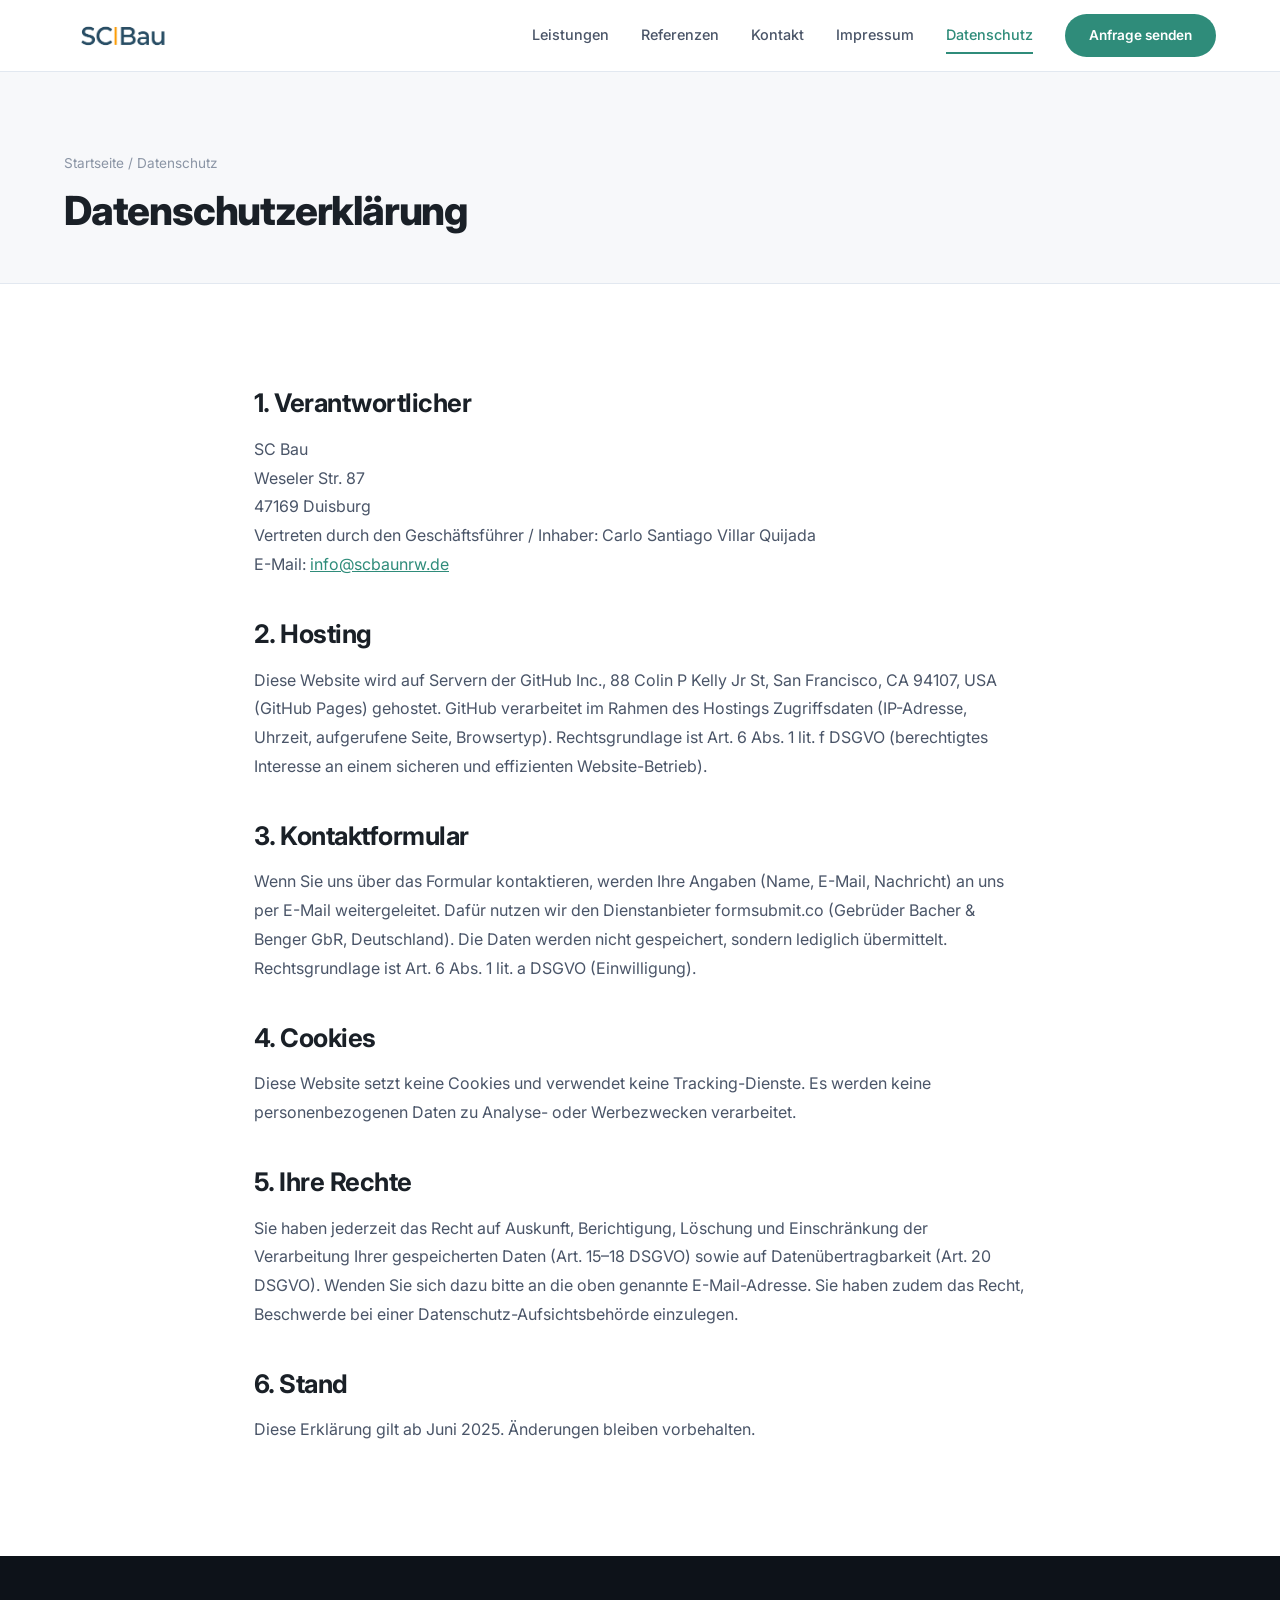
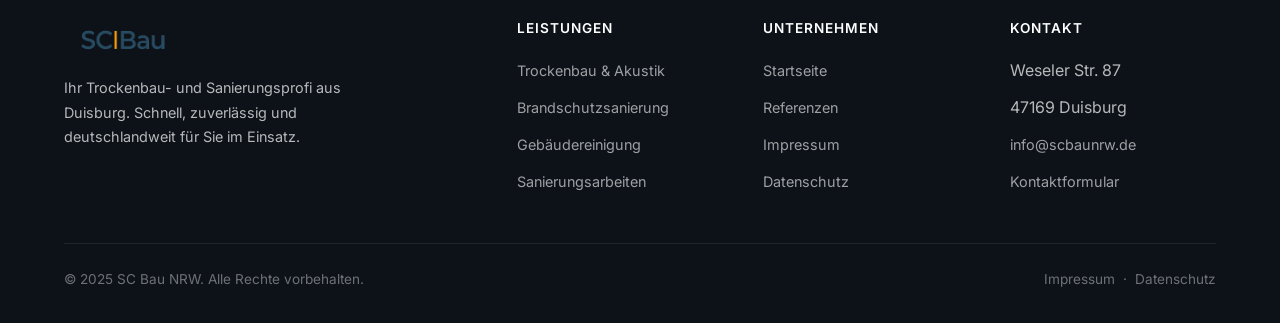
<file: datenschutz/index.html>
<!DOCTYPE html>
<html lang="de">
<head>
  <meta charset="UTF-8">
  <meta name="viewport" content="width=device-width, initial-scale=1">
  <title>Datenschutz – SC Bau NRW</title>
  <meta name="description" content="Datenschutzerklärung der SC Bau NRW – Informationen zur Verarbeitung personenbezogener Daten.">
  <link rel="icon" type="image/png" sizes="32x32" href="../assets/images/cropped-removebg-LogoSlim.png">
  <link rel="preconnect" href="https://fonts.googleapis.com">
  <link rel="preconnect" href="https://fonts.gstatic.com" crossorigin>
  <link href="https://fonts.googleapis.com/css2?family=Inter:wght@400;500;600;700;800&display=swap" rel="stylesheet">
  <link rel="stylesheet" href="../assets/style.css">
</head>
<body>
  <header class="header" id="header">
    <div class="container">
      <a href="../" class="logo">
        <img src="../assets/images/removebg-LogoSlim.png" alt="SC Bau NRW Logo" width="160" height="52">
      </a>
      <nav class="nav" id="nav">
        <a href="../#leistungen">Leistungen</a>
        <a href="../#referenzen">Referenzen</a>
        <a href="../#kontakt">Kontakt</a>
        <a href="../impressum/">Impressum</a>
        <a href="./" class="active">Datenschutz</a>
        <a href="../#kontakt" class="btn">Anfrage senden</a>
      </nav>
      <button class="menu-toggle" id="menuToggle" aria-label="Menü öffnen/schließen">☰</button>
    </div>
  </header>

  <div class="page-header">
    <div class="container">
      <p class="breadcrumb"><a href="../">Startseite</a> / Datenschutz</p>
      <h1>Datenschutzerklärung</h1>
    </div>
  </div>

  <div class="page-content">
    <div class="container">
      <h2>1. Verantwortlicher</h2>
      <p>
        SC Bau<br>
        Weseler Str. 87<br>
        47169 Duisburg<br>
        Vertreten durch den Geschäftsführer / Inhaber: Carlo Santiago Villar Quijada<br>
        E-Mail: <a href="mailto:info@scbaunrw.de">info@scbaunrw.de</a>
      </p>

      <h2>2. Hosting</h2>
      <p>Diese Website wird auf Servern der GitHub Inc., 88 Colin P Kelly Jr St, San Francisco, CA 94107, USA (GitHub Pages) gehostet. GitHub verarbeitet im Rahmen des Hostings Zugriffsdaten (IP-Adresse, Uhrzeit, aufgerufene Seite, Browsertyp). Rechtsgrundlage ist Art. 6 Abs. 1 lit. f DSGVO (berechtigtes Interesse an einem sicheren und effizienten Website-Betrieb).</p>

      <h2>3. Kontaktformular</h2>
      <p>Wenn Sie uns über das Formular kontaktieren, werden Ihre Angaben (Name, E-Mail, Nachricht) an uns per E-Mail weitergeleitet. Dafür nutzen wir den Dienstanbieter formsubmit.co (Gebrüder Bacher & Benger GbR, Deutschland). Die Daten werden nicht gespeichert, sondern lediglich übermittelt. Rechtsgrundlage ist Art. 6 Abs. 1 lit. a DSGVO (Einwilligung).</p>

      <h2>4. Cookies</h2>
      <p>Diese Website setzt keine Cookies und verwendet keine Tracking-Dienste. Es werden keine personenbezogenen Daten zu Analyse- oder Werbezwecken verarbeitet.</p>

      <h2>5. Ihre Rechte</h2>
      <p>Sie haben jederzeit das Recht auf Auskunft, Berichtigung, Löschung und Einschränkung der Verarbeitung Ihrer gespeicherten Daten (Art. 15–18 DSGVO) sowie auf Datenübertragbarkeit (Art. 20 DSGVO). Wenden Sie sich dazu bitte an die oben genannte E-Mail-Adresse. Sie haben zudem das Recht, Beschwerde bei einer Datenschutz-Aufsichtsbehörde einzulegen.</p>

      <h2>6. Stand</h2>
      <p>Diese Erklärung gilt ab Juni 2025. Änderungen bleiben vorbehalten.</p>
    </div>
  </div>

  <footer class="footer">
    <div class="container">
      <div class="footer-grid">
        <div class="footer-brand">
          <div class="logo">
            <img src="../assets/images/removebg-LogoSlim.png" alt="SC Bau NRW Logo" width="140" height="46">
          </div>
          <p>Ihr Trockenbau- und Sanierungsprofi aus Duisburg. Schnell, zuverlässig und deutschlandweit für Sie im Einsatz.</p>
        </div>
        <div>
          <h4>Leistungen</h4>
          <ul class="footer-links">
            <li><a href="../#leistungen">Trockenbau & Akustik</a></li>
            <li><a href="../#leistungen">Brandschutzsanierung</a></li>
            <li><a href="../#leistungen">Gebäudereinigung</a></li>
            <li><a href="../#leistungen">Sanierungsarbeiten</a></li>
          </ul>
        </div>
        <div>
          <h4>Unternehmen</h4>
          <ul class="footer-links">
            <li><a href="../">Startseite</a></li>
            <li><a href="../#referenzen">Referenzen</a></li>
            <li><a href="../impressum/">Impressum</a></li>
            <li><a href="./">Datenschutz</a></li>
          </ul>
        </div>
        <div>
          <h4>Kontakt</h4>
          <ul class="footer-links">
            <li>Weseler Str. 87</li>
            <li>47169 Duisburg</li>
            <li><a href="mailto:info@scbaunrw.de">info@scbaunrw.de</a></li>
            <li><a href="../#kontakt">Kontaktformular</a></li>
          </ul>
        </div>
      </div>
      <div class="footer-bottom">
        <span>© 2025 SC Bau NRW. Alle Rechte vorbehalten.</span>
        <span>
          <a href="../impressum/" style="color:rgba(255,255,255,0.4)">Impressum</a>
          &nbsp;·&nbsp;
          <a href="./" style="color:rgba(255,255,255,0.4)">Datenschutz</a>
        </span>
      </div>
    </div>
  </footer>

  <script src="../assets/script.js"></script>
</body>
</html>
</file>
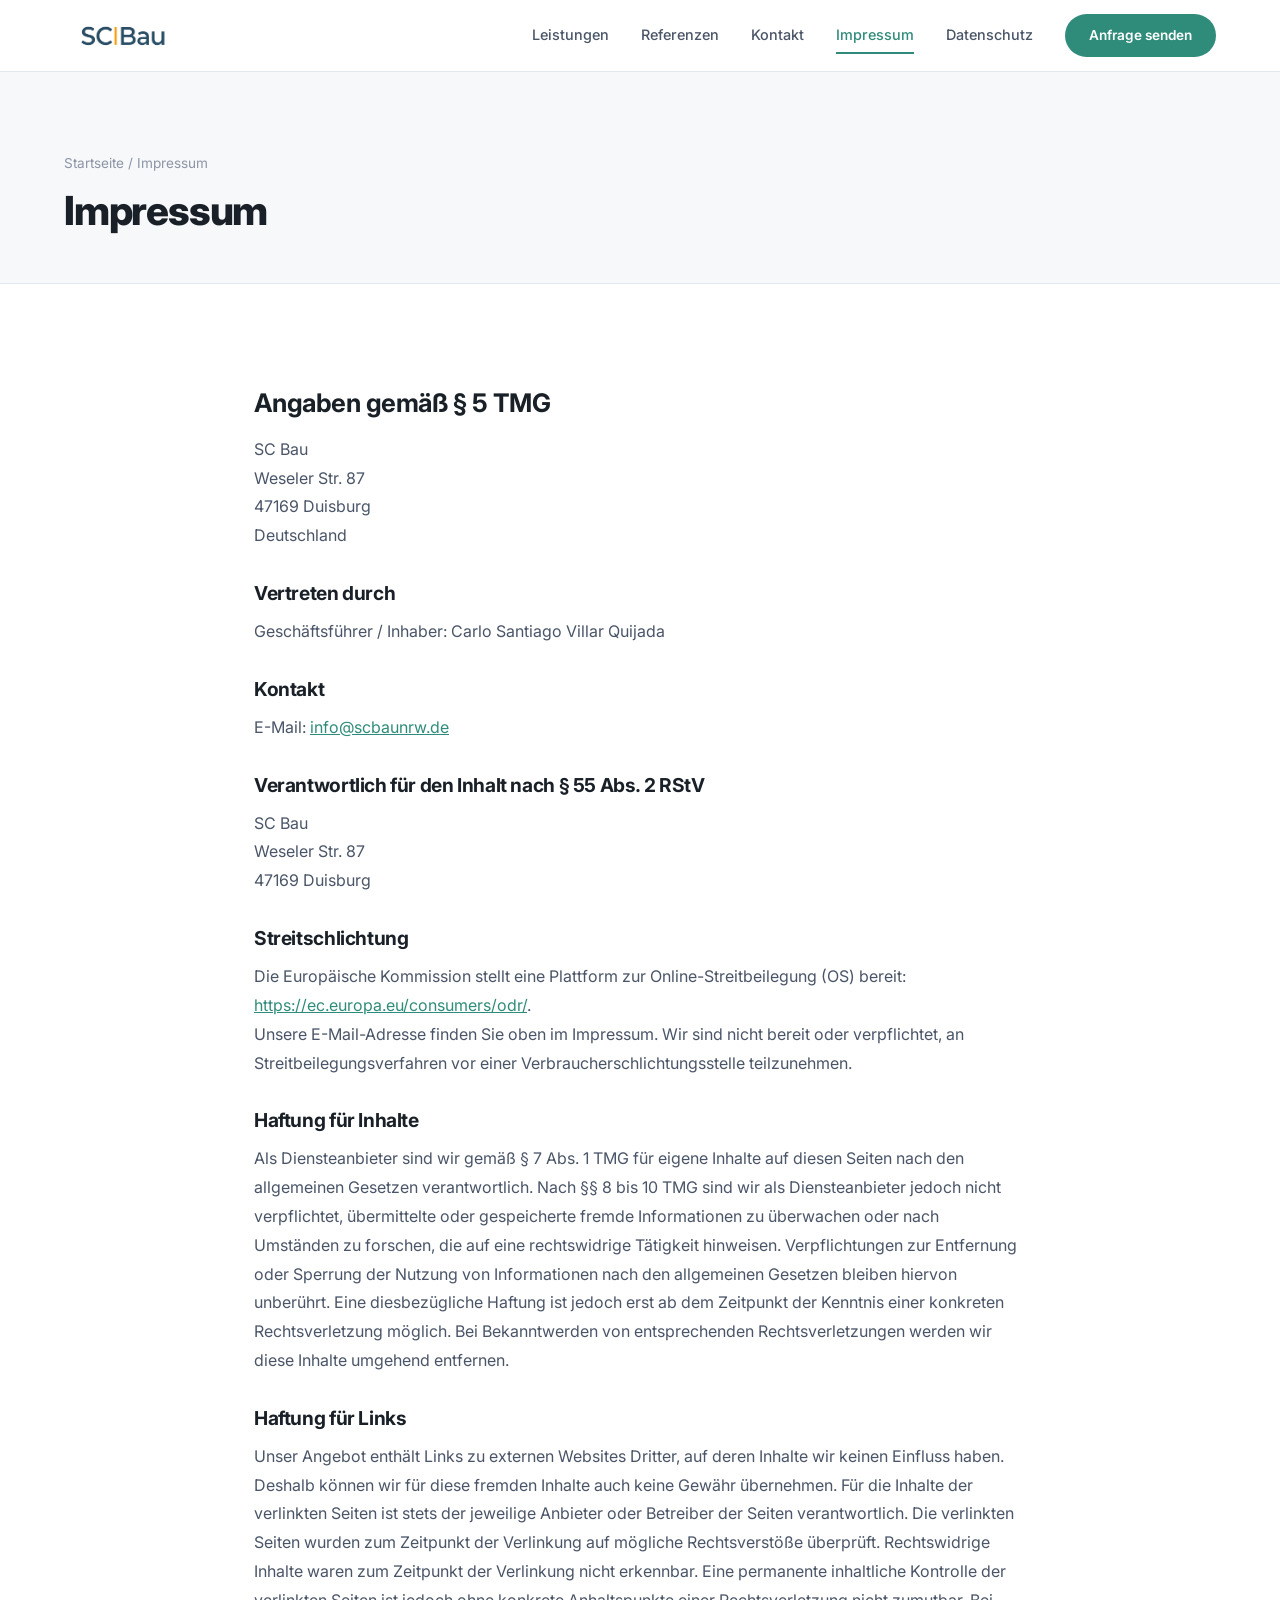
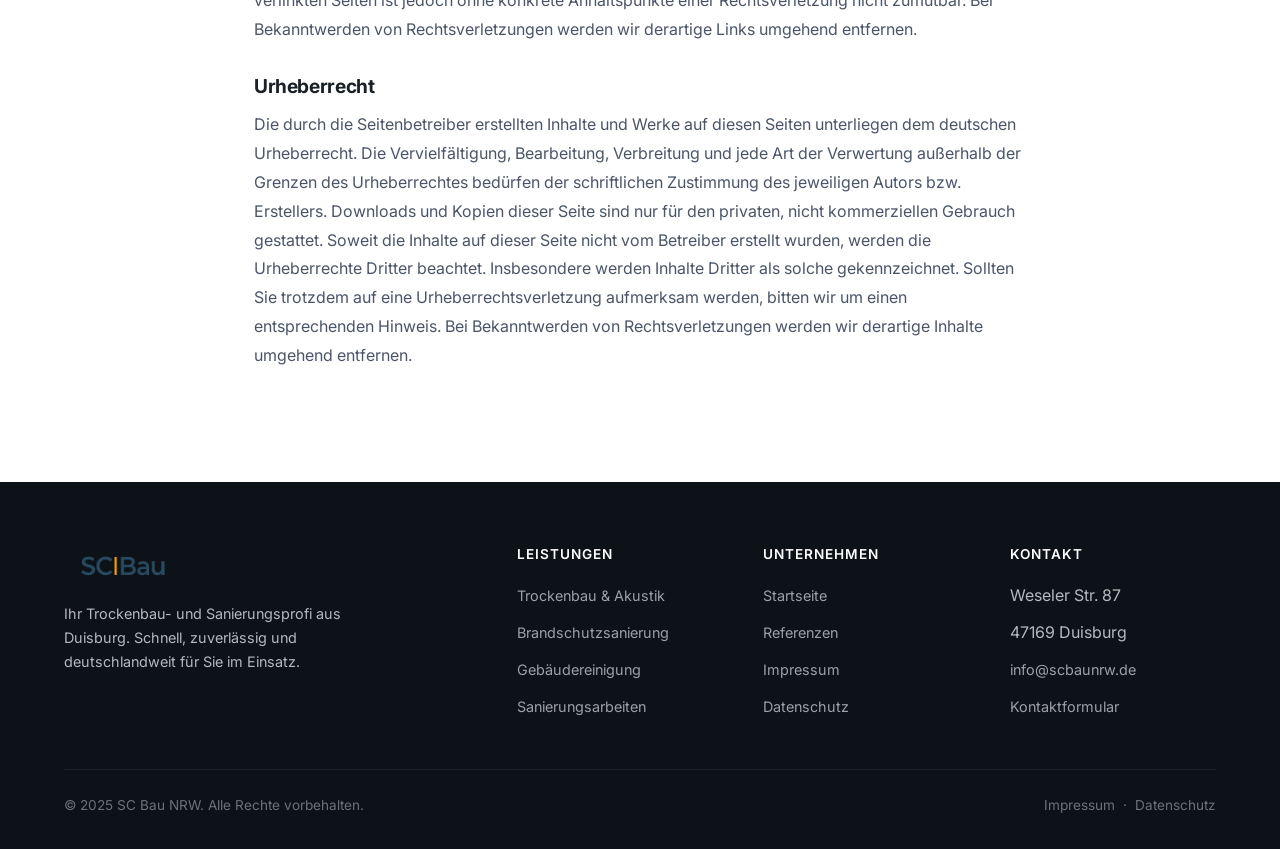
<file: impressum/index.html>
<!DOCTYPE html>
<html lang="de">
<head>
  <meta charset="UTF-8">
  <meta name="viewport" content="width=device-width, initial-scale=1">
  <title>Impressum – SC Bau NRW</title>
  <meta name="description" content="Impressum der SC Bau NRW – Angaben gemäß § 5 TMG.">
  <link rel="icon" type="image/png" sizes="32x32" href="../assets/images/cropped-removebg-LogoSlim.png">
  <link rel="preconnect" href="https://fonts.googleapis.com">
  <link rel="preconnect" href="https://fonts.gstatic.com" crossorigin>
  <link href="https://fonts.googleapis.com/css2?family=Inter:wght@400;500;600;700;800&display=swap" rel="stylesheet">
  <link rel="stylesheet" href="../assets/style.css">
</head>
<body>
  <header class="header" id="header">
    <div class="container">
      <a href="../" class="logo">
        <img src="../assets/images/removebg-LogoSlim.png" alt="SC Bau NRW Logo" width="160" height="52">
      </a>
      <nav class="nav" id="nav">
        <a href="../#leistungen">Leistungen</a>
        <a href="../#referenzen">Referenzen</a>
        <a href="../#kontakt">Kontakt</a>
        <a href="./" class="active">Impressum</a>
        <a href="../datenschutz/">Datenschutz</a>
        <a href="../#kontakt" class="btn">Anfrage senden</a>
      </nav>
      <button class="menu-toggle" id="menuToggle" aria-label="Menü öffnen/schließen">☰</button>
    </div>
  </header>

  <div class="page-header">
    <div class="container">
      <p class="breadcrumb"><a href="../">Startseite</a> / Impressum</p>
      <h1>Impressum</h1>
    </div>
  </div>

  <div class="page-content">
    <div class="container">
      <h2>Angaben gemäß § 5 TMG</h2>
      <p>
        SC Bau<br>
        Weseler Str. 87<br>
        47169 Duisburg<br>
        Deutschland
      </p>

      <h3>Vertreten durch</h3>
      <p>Geschäftsführer / Inhaber: Carlo Santiago Villar Quijada</p>

      <h3>Kontakt</h3>
      <p>
        E-Mail: <a href="mailto:info@scbaunrw.de">info@scbaunrw.de</a>
      </p>

      <h3>Verantwortlich für den Inhalt nach § 55 Abs. 2 RStV</h3>
      <p>
        SC Bau<br>
        Weseler Str. 87<br>
        47169 Duisburg
      </p>

      <h3>Streitschlichtung</h3>
      <p>Die Europäische Kommission stellt eine Plattform zur Online-Streitbeilegung (OS) bereit: <a href="https://ec.europa.eu/consumers/odr/" target="_blank" rel="noopener">https://ec.europa.eu/consumers/odr/</a>.<br>
      Unsere E-Mail-Adresse finden Sie oben im Impressum. Wir sind nicht bereit oder verpflichtet, an Streitbeilegungsverfahren vor einer Verbraucherschlichtungsstelle teilzunehmen.</p>

      <h3>Haftung für Inhalte</h3>
      <p>Als Diensteanbieter sind wir gemäß § 7 Abs. 1 TMG für eigene Inhalte auf diesen Seiten nach den allgemeinen Gesetzen verantwortlich. Nach §§ 8 bis 10 TMG sind wir als Diensteanbieter jedoch nicht verpflichtet, übermittelte oder gespeicherte fremde Informationen zu überwachen oder nach Umständen zu forschen, die auf eine rechtswidrige Tätigkeit hinweisen. Verpflichtungen zur Entfernung oder Sperrung der Nutzung von Informationen nach den allgemeinen Gesetzen bleiben hiervon unberührt. Eine diesbezügliche Haftung ist jedoch erst ab dem Zeitpunkt der Kenntnis einer konkreten Rechtsverletzung möglich. Bei Bekanntwerden von entsprechenden Rechtsverletzungen werden wir diese Inhalte umgehend entfernen.</p>

      <h3>Haftung für Links</h3>
      <p>Unser Angebot enthält Links zu externen Websites Dritter, auf deren Inhalte wir keinen Einfluss haben. Deshalb können wir für diese fremden Inhalte auch keine Gewähr übernehmen. Für die Inhalte der verlinkten Seiten ist stets der jeweilige Anbieter oder Betreiber der Seiten verantwortlich. Die verlinkten Seiten wurden zum Zeitpunkt der Verlinkung auf mögliche Rechtsverstöße überprüft. Rechtswidrige Inhalte waren zum Zeitpunkt der Verlinkung nicht erkennbar. Eine permanente inhaltliche Kontrolle der verlinkten Seiten ist jedoch ohne konkrete Anhaltspunkte einer Rechtsverletzung nicht zumutbar. Bei Bekanntwerden von Rechtsverletzungen werden wir derartige Links umgehend entfernen.</p>

      <h3>Urheberrecht</h3>
      <p>Die durch die Seitenbetreiber erstellten Inhalte und Werke auf diesen Seiten unterliegen dem deutschen Urheberrecht. Die Vervielfältigung, Bearbeitung, Verbreitung und jede Art der Verwertung außerhalb der Grenzen des Urheberrechtes bedürfen der schriftlichen Zustimmung des jeweiligen Autors bzw. Erstellers. Downloads und Kopien dieser Seite sind nur für den privaten, nicht kommerziellen Gebrauch gestattet. Soweit die Inhalte auf dieser Seite nicht vom Betreiber erstellt wurden, werden die Urheberrechte Dritter beachtet. Insbesondere werden Inhalte Dritter als solche gekennzeichnet. Sollten Sie trotzdem auf eine Urheberrechtsverletzung aufmerksam werden, bitten wir um einen entsprechenden Hinweis. Bei Bekanntwerden von Rechtsverletzungen werden wir derartige Inhalte umgehend entfernen.</p>
    </div>
  </div>

  <footer class="footer">
    <div class="container">
      <div class="footer-grid">
        <div class="footer-brand">
          <div class="logo">
            <img src="../assets/images/removebg-LogoSlim.png" alt="SC Bau NRW Logo" width="140" height="46">
          </div>
          <p>Ihr Trockenbau- und Sanierungsprofi aus Duisburg. Schnell, zuverlässig und deutschlandweit für Sie im Einsatz.</p>
        </div>
        <div>
          <h4>Leistungen</h4>
          <ul class="footer-links">
            <li><a href="../#leistungen">Trockenbau & Akustik</a></li>
            <li><a href="../#leistungen">Brandschutzsanierung</a></li>
            <li><a href="../#leistungen">Gebäudereinigung</a></li>
            <li><a href="../#leistungen">Sanierungsarbeiten</a></li>
          </ul>
        </div>
        <div>
          <h4>Unternehmen</h4>
          <ul class="footer-links">
            <li><a href="../">Startseite</a></li>
            <li><a href="../#referenzen">Referenzen</a></li>
            <li><a href="./">Impressum</a></li>
            <li><a href="../datenschutz/">Datenschutz</a></li>
          </ul>
        </div>
        <div>
          <h4>Kontakt</h4>
          <ul class="footer-links">
            <li>Weseler Str. 87</li>
            <li>47169 Duisburg</li>
            <li><a href="mailto:info@scbaunrw.de">info@scbaunrw.de</a></li>
            <li><a href="../#kontakt">Kontaktformular</a></li>
          </ul>
        </div>
      </div>
      <div class="footer-bottom">
        <span>© 2025 SC Bau NRW. Alle Rechte vorbehalten.</span>
        <span>
          <a href="./" style="color:rgba(255,255,255,0.4)">Impressum</a>
          &nbsp;·&nbsp;
          <a href="../datenschutz/" style="color:rgba(255,255,255,0.4)">Datenschutz</a>
        </span>
      </div>
    </div>
  </footer>

  <script src="../assets/script.js"></script>
</body>
</html>
</file>
<file: assets/style.css>
*, *::before, *::after {
  margin: 0;
  padding: 0;
  box-sizing: border-box;
}

:root {
  --primary: #2F8C7A;
  --primary-dark: #236B5B;
  --primary-light: #3DAF99;
  --accent: #F5A623;
  --accent-hover: #E09500;
  --text: #1A2027;
  --text-secondary: #4A5568;
  --text-muted: #8B95A5;
  --bg: #FFFFFF;
  --bg-light: #F7F8FA;
  --bg-card: #FFFFFF;
  --bg-dark: #131B21;
  --bg-darker: #0D1219;
  --header-bg: rgba(255, 255, 255, 0.92);
  --border: #E2E8F0;
  --shadow-sm: 0 1px 3px rgba(0,0,0,0.06);
  --shadow: 0 4px 24px rgba(0,0,0,0.08);
  --shadow-lg: 0 12px 48px rgba(0,0,0,0.12);
  --radius: 12px;
  --radius-lg: 20px;
  --transition: 0.3s cubic-bezier(0.4, 0, 0.2, 1);
  --max-width: 1200px;
  --header-height: 72px;
}

html {
  scroll-behavior: smooth;
}

body {
  font-family: 'Inter', -apple-system, BlinkMacSystemFont, sans-serif;
  font-size: 16px;
  line-height: 1.7;
  color: var(--text);
  background: var(--bg);
  -webkit-font-smoothing: antialiased;
}

h1, h2, h3, h4, h5, h6 {
  font-family: 'Inter', -apple-system, BlinkMacSystemFont, sans-serif;
  font-weight: 700;
  line-height: 1.2;
  letter-spacing: -0.02em;
  color: var(--text);
}

a {
  color: var(--primary);
  text-decoration: none;
  transition: color var(--transition);
}

a:hover {
  color: var(--primary-dark);
}

img {
  max-width: 100%;
  height: auto;
  display: block;
}

.container {
  width: 100%;
  max-width: var(--max-width);
  margin: 0 auto;
  padding: 0 24px;
}

/* ─── Header ─── */
.header {
  position: fixed;
  top: 0;
  left: 0;
  right: 0;
  z-index: 1000;
  height: var(--header-height);
  background: var(--header-bg);
  backdrop-filter: blur(16px);
  -webkit-backdrop-filter: blur(16px);
  border-bottom: 1px solid var(--border);
  transition: box-shadow var(--transition);
}

.header.scrolled {
  box-shadow: var(--shadow);
}

.header .container {
  display: flex;
  align-items: center;
  justify-content: space-between;
  height: 100%;
}

.logo {
  display: flex;
  align-items: center;
  gap: 10px;
  font-family: 'Inter', -apple-system, BlinkMacSystemFont, sans-serif;
  font-size: 1.3rem;
  font-weight: 800;
  letter-spacing: -0.02em;
  color: var(--text);
}

.logo img {
  height: 40px;
  width: auto;
}

.nav {
  display: flex;
  align-items: center;
  gap: 32px;
}

.nav a {
  font-size: 0.9rem;
  font-weight: 500;
  color: var(--text-secondary);
  position: relative;
  padding: 4px 0;
}

.nav a::after {
  content: '';
  position: absolute;
  bottom: -2px;
  left: 0;
  width: 0;
  height: 2px;
  background: var(--primary);
  transition: width var(--transition);
}

.nav a:hover::after,
.nav a.active::after {
  width: 100%;
}

.nav a:hover {
  color: var(--primary);
}

.nav a.active {
  color: var(--primary);
}

.nav .btn {
  padding: 10px 24px;
  background: var(--primary);
  color: #fff;
  border-radius: 100px;
  font-weight: 600;
  font-size: 0.85rem;
}

.nav .btn::after {
  display: none;
}

.nav .btn:hover {
  background: var(--primary-dark);
  color: #fff;
}

.menu-toggle {
  display: none;
  width: 44px;
  height: 44px;
  align-items: center;
  justify-content: center;
  background: var(--bg);
  border: 1px solid var(--border);
  border-radius: 50%;
  cursor: pointer;
  font-size: 1.2rem;
  color: var(--text);
  transition: all var(--transition);
  flex-shrink: 0;
}

.menu-toggle:hover {
  background: var(--bg-light);
  border-color: var(--primary);
  color: var(--primary);
}

/* ─── Hero ─── */
.hero {
  position: relative;
  min-height: 100vh;
  display: flex;
  align-items: center;
  padding-top: var(--header-height);
  overflow: hidden;
}

.hero-bg {
  position: absolute;
  inset: 0;
  z-index: 0;
}

.hero-bg img {
  width: 100%;
  height: 100%;
  object-fit: cover;
}

.hero-bg::after {
  content: '';
  position: absolute;
  inset: 0;
  background: linear-gradient(135deg, rgba(0,0,0,0.75) 0%, rgba(0,0,0,0.4) 100%);
}

.hero-content {
  position: relative;
  z-index: 1;
  max-width: 780px;
  margin: 0 auto;
  text-align: center;
  color: #fff;
}

.hero-content .btn-group {
  justify-content: center;
}

.hero-content h1 {
  font-size: 4rem;
  font-weight: 800;
  letter-spacing: -0.03em;
  color: var(--accent);
  margin-bottom: 24px;
  line-height: 1.1;
}

.hero-content p {
  font-size: 1.05rem;
  font-weight: 400;
  line-height: 1.8;
  color: rgba(255,255,255,0.75);
  margin-bottom: 36px;
  max-width: 600px;
  margin-left: auto;
  margin-right: auto;
}

.hero-tagline {
  font-family: 'Courier New', 'Source Code Pro', monospace;
  font-size: 0.85rem;
  font-weight: 400;
  letter-spacing: 3px;
  text-transform: uppercase;
  color: rgba(255,255,255,0.6);
  margin-bottom: 28px;
}

.hero-tagline::after {
  content: '|';
  animation: blink 0.7s step-end infinite;
  color: var(--accent);
  font-weight: 100;
}

@keyframes blink {
  0%, 100% { opacity: 1; }
  50% { opacity: 0; }
}

.btn-group {
  display: flex;
  gap: 16px;
  flex-wrap: wrap;
}

.btn {
  display: inline-flex;
  align-items: center;
  gap: 8px;
  padding: 14px 32px;
  border-radius: 100px;
  font-weight: 600;
  font-size: 0.95rem;
  border: none;
  cursor: pointer;
  transition: all var(--transition);
  text-decoration: none;
}

.btn-primary {
  background: var(--primary);
  color: #fff;
}

.btn-primary:hover {
  background: var(--primary-dark);
  transform: translateY(-2px);
  box-shadow: 0 8px 24px rgba(47, 140, 122, 0.35);
  color: #fff;
}

.btn-outline {
  background: transparent;
  color: #fff;
  border: 2px solid rgba(255,255,255,0.4);
}

.btn-outline:hover {
  border-color: #fff;
  background: rgba(255,255,255,0.1);
  transform: translateY(-2px);
  color: #fff;
}

/* ─── Sections ─── */
section {
  padding: 96px 0;
}

.section-label {
  font-family: 'Inter', sans-serif;
  font-size: 0.8rem;
  font-weight: 600;
  text-transform: uppercase;
  letter-spacing: 2px;
  color: var(--primary);
  margin-bottom: 12px;
}

.section-title {
  font-size: 2.75rem;
  font-weight: 800;
  letter-spacing: -0.03em;
  margin-bottom: 16px;
}

.section-subtitle {
  font-size: 1.1rem;
  color: var(--text-secondary);
  max-width: 640px;
  line-height: 1.7;
}

.section-header {
  text-align: center;
  margin-bottom: 56px;
}

.section-header .section-subtitle {
  margin: 0 auto;
}

/* ─── Services Grid ─── */
.services-grid {
  display: grid;
  grid-template-columns: repeat(2, 1fr);
  gap: 28px;
}

.service-card {
  position: relative;
  background: var(--bg-card);
  border: 1px solid var(--border);
  border-radius: 0;
  padding: 44px 36px 40px;
  transition: all var(--transition);
  overflow: hidden;
}

.service-num {
  position: absolute;
  top: 16px;
  right: 28px;
  font-family: 'Inter', -apple-system, BlinkMacSystemFont, sans-serif;
  font-size: 7rem;
  font-weight: 800;
  line-height: 1;
  color: rgba(0,0,0,0.035);
  transition: color var(--transition);
  pointer-events: none;
  user-select: none;
}

.service-card:hover {
  transform: translateY(-6px);
  box-shadow: var(--shadow-lg);
  border-color: var(--primary);
}

.service-card:hover .service-num {
  color: rgba(245, 166, 35, 0.12);
}

.service-card h3 {
  position: relative;
  font-size: 1.15rem;
  font-weight: 700;
  letter-spacing: -0.01em;
  margin-bottom: 14px;
  padding-bottom: 14px;
}

.service-card h3::after {
  content: '';
  position: absolute;
  bottom: 0;
  left: 0;
  width: 40px;
  height: 3px;
  background: var(--accent);
}

.service-card p {
  position: relative;
  font-size: 0.9rem;
  color: var(--text-secondary);
  line-height: 1.7;
}

/* ─── Why Us ─── */
.why-us {
  background: var(--bg-light);
}

.features-grid {
  display: grid;
  grid-template-columns: repeat(4, 1fr);
  gap: 24px;
}

.feature-card {
  text-align: center;
  padding: 40px 24px 36px;
  background: var(--bg-card);
  border-radius: 0;
  border: 1px solid var(--border);
  transition: all var(--transition);
}

.feature-card:hover {
  transform: translateY(-6px);
  box-shadow: var(--shadow-lg);
  border-color: var(--primary);
}

.feature-card h4 {
  font-family: 'Inter', sans-serif;
  font-size: 1.05rem;
  font-weight: 700;
  letter-spacing: -0.01em;
  margin-bottom: 10px;
}

.feature-card p {
  font-size: 0.85rem;
  color: var(--text-secondary);
}

/* ─── Gallery ─── */
.gallery-grid {
  display: grid;
  grid-template-columns: repeat(3, 1fr);
  gap: 16px;
}

.gallery-item {
  border-radius: var(--radius);
  overflow: hidden;
  position: relative;
  aspect-ratio: 4 / 3;
  cursor: pointer;
}

.gallery-item img {
  width: 100%;
  height: 100%;
  object-fit: cover;
  transition: transform 0.5s ease;
}

.gallery-item:hover img {
  transform: scale(1.08);
}

.gallery-item::after {
  content: '';
  position: absolute;
  inset: 0;
  background: linear-gradient(to top, rgba(0,0,0,0.4), transparent);
  opacity: 0;
  transition: opacity var(--transition);
}

.gallery-item:hover::after {
  opacity: 1;
}

/* ─── Testimonials ─── */
.testimonials {
  background: var(--bg-dark);
  color: #fff;
}

.testimonials .section-title {
  color: #fff;
}

.testimonials .section-subtitle {
  color: rgba(255,255,255,0.7);
}

.testimonials-grid {
  display: grid;
  grid-template-columns: repeat(3, 1fr);
  gap: 24px;
}

.testimonial-card {
  background: rgba(255,255,255,0.06);
  border: 1px solid rgba(255,255,255,0.1);
  border-radius: var(--radius);
  padding: 32px;
  transition: all var(--transition);
}

.testimonial-card:hover {
  background: rgba(255,255,255,0.1);
  transform: translateY(-2px);
}

.testimonial-stars {
  color: var(--accent);
  font-size: 0.9rem;
  margin-bottom: 16px;
  letter-spacing: 2px;
}

.testimonial-card blockquote {
  font-size: 0.95rem;
  line-height: 1.8;
  color: rgba(255,255,255,0.85);
  margin-bottom: 20px;
  font-style: italic;
}

.testimonial-author {
  font-weight: 600;
  font-size: 0.9rem;
  color: #fff;
}

/* ─── Contact ─── */
.contact-section {
  background: var(--bg-light);
}

.contact-wrap {
  display: grid;
  grid-template-columns: 1fr 1fr;
  gap: 48px;
  align-items: start;
}

.contact-info h3 {
  font-size: 1.5rem;
  font-weight: 800;
  letter-spacing: -0.02em;
  margin-bottom: 16px;
}

.contact-info p {
  color: var(--text-secondary);
  margin-bottom: 32px;
  line-height: 1.7;
}

.contact-details {
  display: flex;
  flex-direction: column;
  gap: 16px;
}

.contact-detail {
  display: flex;
  align-items: center;
  gap: 14px;
  font-size: 0.95rem;
  color: var(--text-secondary);
}

.contact-detail .icon {
  width: 40px;
  height: 40px;
  display: flex;
  align-items: center;
  justify-content: center;
  background: rgba(47, 140, 122, 0.1);
  border-radius: 10px;
  font-size: 1rem;
  flex-shrink: 0;
}

.contact-form {
  background: var(--bg-card);
  border: 1px solid var(--border);
  border-radius: var(--radius-lg);
  padding: 40px;
  box-shadow: var(--shadow);
}

.form-group {
  margin-bottom: 20px;
}

.form-group label {
  display: block;
  font-size: 0.85rem;
  font-weight: 600;
  color: var(--text);
  margin-bottom: 6px;
}

.form-group input,
.form-group textarea,
.form-group select {
  width: 100%;
  padding: 12px 16px;
  border: 1px solid var(--border);
  border-radius: 10px;
  font-family: 'Inter', sans-serif;
  font-size: 0.95rem;
  color: var(--text);
  background: var(--bg);
  transition: border-color var(--transition), box-shadow var(--transition);
  outline: none;
}

.form-group input:focus,
.form-group textarea:focus {
  border-color: var(--primary);
  box-shadow: 0 0 0 3px rgba(47, 140, 122, 0.12);
}

.form-group textarea {
  min-height: 120px;
  resize: vertical;
}

.form-row {
  display: grid;
  grid-template-columns: 1fr 1fr;
  gap: 16px;
}

.btn-submit {
  width: 100%;
  padding: 14px 32px;
  background: var(--primary);
  color: #fff;
  border: none;
  border-radius: 100px;
  font-weight: 600;
  font-size: 1rem;
  cursor: pointer;
  transition: all var(--transition);
  display: inline-flex;
  align-items: center;
  justify-content: center;
  gap: 8px;
}

.btn-submit:hover {
  background: var(--primary-dark);
  transform: translateY(-2px);
  box-shadow: 0 8px 24px rgba(47, 140, 122, 0.35);
}

.btn-submit:disabled {
  opacity: 0.6;
  cursor: not-allowed;
  transform: none;
  box-shadow: none;
}

.form-success {
  padding: 32px 0;
  text-align: center;
}

.form-success p {
  font-size: 1.1rem;
  font-weight: 600;
  color: var(--primary);
  margin-bottom: 8px;
}

/* ─── CTA ─── */
.cta-section {
  background: linear-gradient(135deg, var(--primary-dark) 0%, var(--primary) 100%);
  color: #fff;
  text-align: center;
}

.cta-section .section-title {
  color: #fff;
}

.cta-section .section-subtitle {
  color: rgba(255,255,255,0.85);
  margin: 0 auto 32px;
}

.cta-section .btn-outline {
  border-color: rgba(255,255,255,0.5);
}

/* ─── Footer ─── */
.footer {
  background: var(--bg-darker);
  color: rgba(255,255,255,0.7);
  padding: 64px 0 32px;
}

.footer-grid {
  display: grid;
  grid-template-columns: 2fr 1fr 1fr 1fr;
  gap: 40px;
  margin-bottom: 48px;
}

.footer-brand .logo {
  color: #fff;
  margin-bottom: 16px;
}

.footer-brand p {
  font-size: 0.9rem;
  line-height: 1.7;
  max-width: 320px;
}

.footer h4 {
  font-family: 'Inter', sans-serif;
  font-size: 0.85rem;
  font-weight: 600;
  color: #fff;
  text-transform: uppercase;
  letter-spacing: 1px;
  margin-bottom: 20px;
}

.footer-links {
  list-style: none;
  display: flex;
  flex-direction: column;
  gap: 10px;
}

.footer-links a {
  color: rgba(255,255,255,0.6);
  font-size: 0.9rem;
  transition: color var(--transition);
}

.footer-links a:hover {
  color: var(--primary-light);
}

.footer-bottom {
  padding-top: 24px;
  border-top: 1px solid rgba(255,255,255,0.08);
  display: flex;
  justify-content: space-between;
  align-items: center;
  font-size: 0.85rem;
  color: rgba(255,255,255,0.4);
}

/* ─── Page Header (Subpages) ─── */
.page-header {
  padding-top: calc(var(--header-height) + 80px);
  padding-bottom: 48px;
  background: var(--bg-light);
  border-bottom: 1px solid var(--border);
}

.page-header h1 {
  font-size: 2.5rem;
  font-weight: 800;
  letter-spacing: -0.03em;
}

.page-content {
  padding: 64px 0 96px;
}

.page-content .container {
  max-width: 820px;
}

.page-content h2 {
  font-size: 1.6rem;
  margin-top: 40px;
  margin-bottom: 16px;
}

.page-content h3 {
  font-size: 1.2rem;
  margin-top: 32px;
  margin-bottom: 12px;
}

.page-content p {
  margin-bottom: 16px;
  color: var(--text-secondary);
  line-height: 1.8;
}

.page-content ul,
.page-content ol {
  margin: 16px 0 24px;
  padding-left: 24px;
  color: var(--text-secondary);
  line-height: 1.8;
}

.page-content li {
  margin-bottom: 8px;
}

.page-content a {
  color: var(--primary);
  text-decoration: underline;
}

.breadcrumb {
  font-size: 0.85rem;
  color: var(--text-muted);
  margin-bottom: 12px;
}

.breadcrumb a {
  color: var(--text-muted);
  text-decoration: none;
}

.breadcrumb a:hover {
  color: var(--primary);
}

/* ─── Mobile Menu ─── */
@media (max-width: 768px) {
  .menu-toggle {
    display: flex;
  }

  .nav {
    position: fixed;
    top: var(--header-height);
    left: 0;
    right: 0;
    background: var(--bg);
    border-bottom: 1px solid var(--border);
    flex-direction: column;
    padding: 24px;
    gap: 16px;
    transform: translateY(-120%);
    opacity: 0;
    transition: all 0.35s cubic-bezier(0.4, 0, 0.2, 1);
    box-shadow: var(--shadow-lg);
    pointer-events: none;
  }

  .nav.open {
    transform: translateY(0);
    opacity: 1;
    pointer-events: all;
  }

  .nav a {
    width: 100%;
    text-align: center;
    padding: 12px 0;
    font-size: 1rem;
  }

  .nav .btn {
    width: 100%;
    text-align: center;
    margin-top: 8px;
  }

  .hero-content h1 {
    font-size: 2.2rem;
  }

  .hero-content p {
    font-size: 1rem;
  }

  .section-title {
    font-size: 1.8rem;
  }

  .services-grid {
    grid-template-columns: 1fr;
  }

  .service-num {
    font-size: 5rem;
    top: 12px;
    right: 20px;
  }

  .service-card {
    padding: 36px 24px 32px;
  }

  .features-grid {
    grid-template-columns: repeat(2, 1fr);
  }

  .gallery-grid {
    grid-template-columns: 1fr 1fr;
  }

  .testimonials-grid {
    grid-template-columns: 1fr;
  }

  .contact-wrap {
    grid-template-columns: 1fr;
  }

  .contact-form {
    padding: 24px;
  }

  .form-row {
    grid-template-columns: 1fr;
  }

  .footer-grid {
    grid-template-columns: 1fr 1fr;
    gap: 32px;
  }

  .footer-bottom {
    flex-direction: column;
    gap: 8px;
    text-align: center;
  }

  .page-header h1 {
    font-size: 1.8rem;
  }

  .btn-group .btn {
    width: 100%;
    justify-content: center;
  }

  section {
    padding: 64px 0;
  }

  .container {
    padding: 0 20px;
  }

  .btn {
    padding: 14px 24px;
  }
}

@media (max-width: 480px) {
  .features-grid {
    grid-template-columns: 1fr;
  }

  .gallery-grid {
    grid-template-columns: 1fr;
  }

  .footer-grid {
    grid-template-columns: 1fr;
  }

  .hero-content h1 {
    font-size: 1.8rem;
  }
}
</file>
